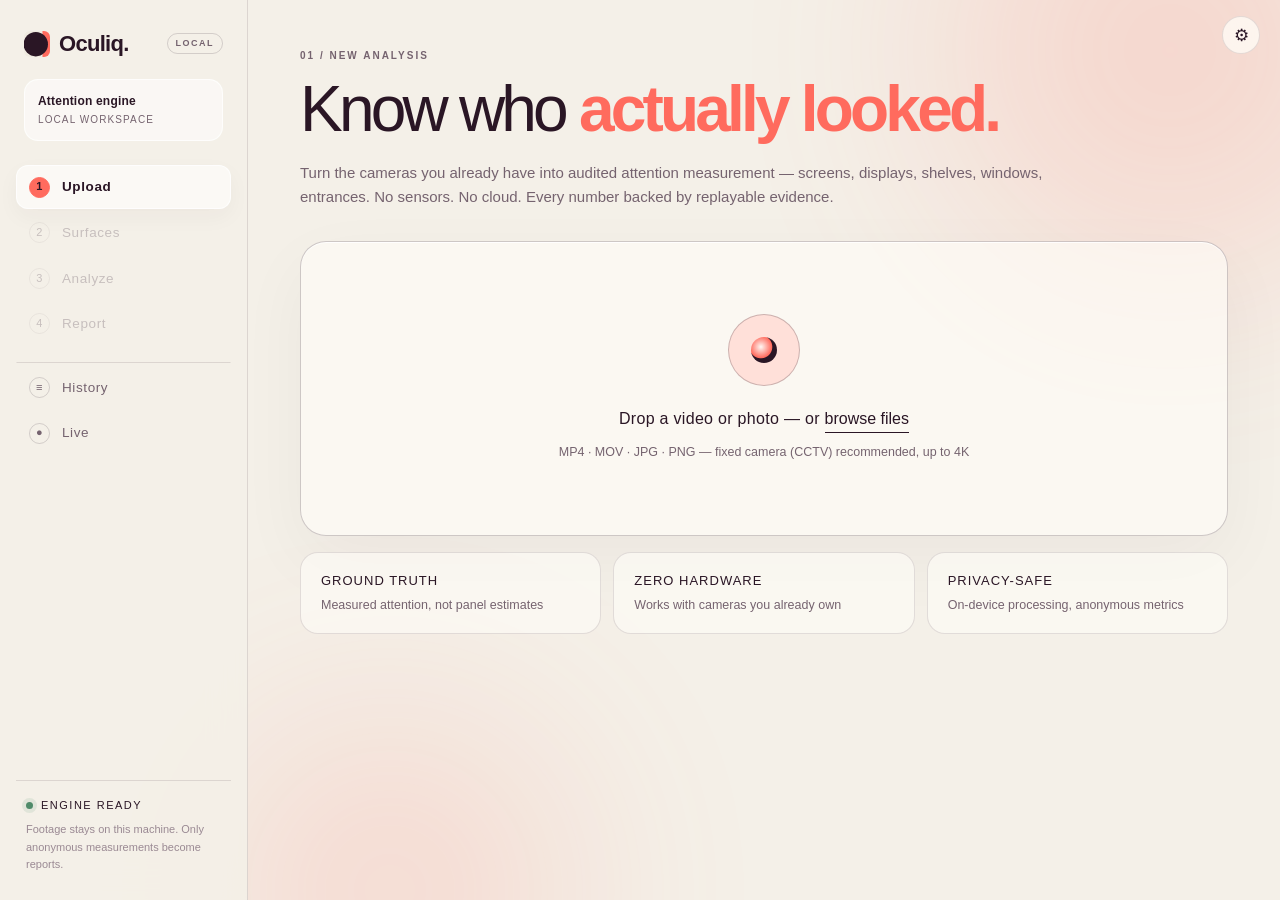
<file: web/index.html>
<!doctype html>
<html lang="en">
<head>
  <meta charset="utf-8" />
  <meta name="viewport" content="width=device-width, initial-scale=1" />
  <title>Oculiq — Attention Intelligence</title>
  <link rel="icon" type="image/svg+xml" href="logo.svg?v=1" />
  <link rel="stylesheet" href="styles.css?v=12" />
</head>
<body>
  <div class="orb orb-a"></div>
  <div class="orb orb-b"></div>

  <button id="gearBtn" class="gear" title="Settings & info" aria-label="Settings">⚙</button>
  <div id="settings" class="settings hidden">
    <div class="set-head">Settings &amp; info<button id="setClose" class="rm">×</button></div>

    <div class="set-sec">
      <h4>Storage</h4>
      <p id="storageLine" class="set-p">…</p>
      <button id="wipeBtn" class="sm danger">Delete all processed data</button>
      <p class="set-note">Removes every stored analysis (inputs, annotated outputs, reports). Single runs can be deleted from History.</p>
    </div>

    <div class="set-sec">
      <h4>AI insights</h4>
      <p id="llmLine" class="set-p">…</p>
      <p class="set-note">Set OPENAI_API_KEY or GEMINI_API_KEY in the .env file to use an LLM. Only report numbers are sent — footage never leaves this machine.</p>
    </div>

    <div class="set-sec">
      <h4>Compliance (GDPR · EU AI Act · KVKK)</h4>
      <p class="set-note">Gender/age estimation is <b>lawful in the EU</b> when done like Oculiq does it: on-device, no images retained, aggregate-only output, no unique identification. It is <b>not</b> a prohibited AI Act category (those are race, political opinion, religion, sexual orientation) and per Commission guidance is not high-risk. Your duties as operator: <b>inform people</b> in the monitored area (AI Act Art. 50), run a DPIA for systematic public-space monitoring, and keep retention minimal. Oculiq enforces k-anonymity: splits for groups under 5 people are suppressed automatically. Suggested venue notice: <i>"This area uses anonymous, on-device audience measurement (attention + aggregate demographics). No images or identities are stored. Contact: [operator]".</i></p>
    </div>

    <div class="set-sec">
      <h4>How measurement works</h4>
      <p class="set-note">People are detected with YOLO11-pose and tracked with persistent IDs. Attention is <b>orientation-based</b>: head pose when the face is visible (confidence 0.85), body orientation from shoulder geometry when it isn't (confidence 0.5) — including people with their back to the camera. A person "looks" at a zone when their direction falls inside an attention cone for ≥0.4s. Perspective is auto-calibrated per camera from how people shrink with distance. Rates ship with 95% confidence intervals. This is honest proxy measurement, not eye-tracking.</p>
    </div>
  </div>

  <aside class="sidebar">
    <div class="logo"><img class="brand-mark" src="logo.svg?v=1" alt="" width="26" height="26" /><span class="word">Oculiq</span><span class="beta">local</span></div>
    <div class="workspace-label"><span>Attention engine</span><small>Local workspace</small></div>
    <nav>
      <button class="nav-item on" data-step="upload"><span class="n">1</span>Upload</button>
      <button class="nav-item" data-step="zones" disabled><span class="n">2</span>Surfaces</button>
      <button class="nav-item" data-step="analyze" disabled><span class="n">3</span>Analyze</button>
      <button class="nav-item" data-step="report" disabled><span class="n">4</span>Report</button>
      <button class="nav-item nav-sep" data-step="history"><span class="n">≡</span>History</button>
      <button class="nav-item" data-step="live"><span class="n">●</span>Live</button>
    </nav>
    <div class="side-foot">
      <div class="local-badge"><span class="dot-live"></span>Engine ready</div>
      <p>Footage stays on this machine. Only anonymous measurements become reports.</p>
    </div>
  </aside>

  <main>
    <!-- STEP 1: UPLOAD -->
    <section class="step on" id="step-upload">
      <header class="step-head">
        <span class="section-kicker">01 / New analysis</span>
        <h1>Know who <em>actually looked.</em></h1>
        <p>Turn the cameras you already have into audited attention measurement — screens, displays, shelves, windows, entrances. No sensors. No cloud. Every number backed by replayable evidence.</p>
      </header>
      <div class="dropzone" id="dropzone">
        <input type="file" id="fileInput" accept="video/*,image/*" hidden />
        <div class="dz-ring"><div class="dz-eye"></div></div>
        <p>Drop a video or photo — or <button class="link" id="pickBtn">browse files</button></p>
        <small>MP4 · MOV · JPG · PNG — fixed camera (CCTV) recommended, up to 4K</small>
      </div>
      <div class="feature-row">
        <div class="feat"><b>Ground truth</b><span>Measured attention, not panel estimates</span></div>
        <div class="feat"><b>Zero hardware</b><span>Works with cameras you already own</span></div>
        <div class="feat"><b>Privacy-safe</b><span>On-device processing, anonymous metrics</span></div>
      </div>
    </section>

    <!-- STEP 2: ZONES -->
    <section class="step" id="step-zones">
      <header class="step-head compact">
        <span class="section-kicker">02 / Surface setup</span>
        <h2>Mark your surfaces</h2>
        <p>Click the 4 corners of each surface — screen, display, shelf or window; angled surfaces are captured as their true shape. Add an entrance line to count who walks in (capture rate). One-time setup per fixed camera. Multiple zones unlock A/B comparison.</p>
      </header>
      <div class="stage-grid">
        <div>
          <div class="canvas-wrap" id="canvasWrap">
            <video id="video" playsinline muted></video>
            <img id="photo" alt="" />
            <canvas id="draw"></canvas>
            <div class="zone-pop hidden" id="zonePop">
              <input id="zpLabel" placeholder="e.g. Billboard A" maxlength="40" />
              <div class="zp-row">
                <select id="zpType"><option value="billboard">billboard</option><option value="screen">digital screen</option><option value="window">shop window</option><option value="shelf">shelf</option><option value="display">display / stand</option><option value="staff">staff area (excluded)</option><option value="mirror">mirror / glass (ignored)</option></select>
                <input id="zpCost" type="number" min="0" placeholder="cost/day" />
              </div>
              <div class="zp-row"><button id="zpSave" class="primary sm">Save zone</button><button id="zpCancel" class="sm">Cancel</button></div>
            </div>
          </div>
          <div class="controls">
            <button id="zoneBtn" class="primary">+ Draw zone</button>
            <button id="lineBtn">+ Entrance line</button>
            <span class="hint" id="drawHint">click the 4 corners of the ad surface</span>
            <span class="spacer"></span>
            <label class="chk"><input type="checkbox" id="crowdMode" /> Crowded scene <small>tiled multi-scan</small></label>
            <label class="chk" title="Metric depth is domain-sensitive: use Outdoor for open-air malls, promenades and street-facing units."><span>Scene</span>
              <select id="sceneType" class="sm"><option value="">Indoor (default)</option><option value="outdoor">Open-air / outdoor</option><option value="auto">Auto-detect</option></select></label>
            <label class="chk"><input type="checkbox" id="demoMode" checked /> Audience insights <small>beta · aggregate gender</small></label>
            <label class="chk"><input type="checkbox" id="blurMode" checked /> Blur faces <small>GDPR</small></label>
            <label class="chk"><input type="checkbox" id="visitsMode" /> Visit analytics <small>add-on · storefront funnel</small></label>
            <button id="toAnalyze" disabled>Continue →</button>
          </div>
        </div>
        <div class="zone-side">
          <h3>Zones</h3>
          <ul id="zoneList" class="zone-list"><li class="empty">No zones yet</li></ul>
        </div>
      </div>
    </section>

    <!-- STEP 3: ANALYZE -->
    <section class="step" id="step-analyze">
      <header class="step-head analyze-head">
        <div>
          <span class="section-kicker">03 / Processing pipeline</span>
          <h2>Turning footage into evidence.</h2>
          <p id="anSub">YOLO11-pose x · ByteTrack IDs · orientation cone test — live preview below.</p>
        </div>
        <div class="privacy-seal"><span class="seal-dot"></span><div><b>Local inference</b><small>Footage never leaves this device</small></div></div>
      </header>
      <div class="an-grid">
        <div class="an-preview">
          <img id="livePreview" alt="live preview" />
          <div class="preview-empty"><span class="preview-eye"></span><p>Vision feed</p><small>Annotated frames will appear here</small></div>
          <div class="preview-hud"><span><i></i>LIVE ANALYSIS</span><span>ORIENTATION + POSE</span></div>
          <div class="scanline"></div>
        </div>
        <div class="an-side">
          <div class="progress-card">
            <div class="progress-top">
              <span>Analysis progress</span>
              <b><span id="pct">0</span><small>%</small></b>
            </div>
            <div class="progress-track"><span id="progressFill"></span></div>
            <div class="progress-state"><i></i><span id="activeStageLabel">Preparing local engine</span></div>
          </div>
          <div class="live-cards" id="liveCards"></div>
          <div class="signal-card">
            <span class="signal-glyph" aria-hidden="true">⌁</span>
            <div><b>Evidence, not estimates</b><small>Every metric remains linked to replayable frames.</small></div>
          </div>
          <button id="cancelBtn" class="danger sm cancel-analysis">Cancel analysis</button>
        </div>
      </div>
      <div class="an-log">
        <div class="an-log-head">
          <div><span class="terminal-lights"><i></i><i></i><i></i></span><b>Evidence pipeline</b></div>
          <span class="log-live"><i></i>Live · <span id="logCount">0</span> events</span>
        </div>
        <div class="pipeline-stages" aria-label="Analysis stages">
          <div class="pipe-stage active" id="stageIngest"><span>01</span><div><b>Ingest</b><small>Secure local input</small></div></div>
          <div class="pipe-line"></div>
          <div class="pipe-stage" id="stageDetect"><span>02</span><div><b>Detect</b><small>People + pose</small></div></div>
          <div class="pipe-line"></div>
          <div class="pipe-stage" id="stageMeasure"><span>03</span><div><b>Measure</b><small>Attention signals</small></div></div>
          <div class="pipe-line"></div>
          <div class="pipe-stage" id="stageReport"><span>04</span><div><b>Report</b><small>Audited output</small></div></div>
        </div>
        <div class="log-layout">
          <div id="procLog" class="an-log-body" aria-live="polite">
            <div class="log-placeholder"><span></span><p>Waiting for the first local event…</p></div>
          </div>
          <aside class="log-narrative" id="logNarrative">
            <span class="narrative-label">What is happening?</span>
            <div class="narrative-icon">01</div>
            <h3>Preparing the pipeline</h3>
            <p>The engine will explain each step here as your footage is processed.</p>
            <small>No footage or identifying image data is sent to the cloud.</small>
          </aside>
        </div>
      </div>
    </section>

    <!-- STEP 4: REPORT -->
    <section class="step" id="step-report">
      <div id="reportRoot"></div>
    </section>

    <!-- HISTORY / WORKSPACE -->
    <section class="step" id="step-history">
      <header class="step-head compact">
        <h2>Analysis history</h2>
        <p>Every analysis is stored on this machine. Open past reports, compare zones across locations.</p>
      </header>
      <div id="historyList"></div>
    </section>

    <!-- LIVE (Faz 2): continuous measurement from RTSP/webcam sources -->
    <section class="step" id="step-live">
      <header class="step-head compact">
        <h2>Live measurement</h2>
        <p>Continuous attention measurement from your cameras. Frames are processed and discarded — nothing is recorded; only hourly aggregates are stored (Spec v1.0 §9).</p>
      </header>
      <div class="controls" style="margin-bottom:14px">
        <input id="lvName" placeholder="Camera name" style="max-width:180px" />
        <input id="lvUrl" placeholder="rtsp://…  ·  webcam index  ·  file path" style="flex:1" />
        <label class="chk"><input type="checkbox" id="lvLoop" /> Loop file <small>fake-live test</small></label>
        <button id="lvAdd" class="primary">+ Add camera</button>
      </div>
      <div id="benchPanel"></div>
      <div id="liveList"></div>
    </section>
  </main>

  <!-- Live modals live at body level so their overlay covers the sidebar too -->
  <div class="zone-modal hidden" id="lvModal">
    <div class="zone-modal-inner">
      <div class="modal-bar">
        <span class="modal-title" id="lvmName"></span>
        <div class="modal-tools">
          <div class="seg">
            <button id="lvmSurface" class="seg-btn is-on">Surface</button>
            <select id="lvmType" class="seg-select">
              <option value="billboard">billboard</option>
              <option value="screen">screen</option>
              <option value="window">window</option>
              <option value="shelf">shelf</option>
              <option value="display">display</option>
              <option value="staff">staff area</option>
              <option value="mirror">mirror / glass</option>
            </select>
          </div>
          <button id="lvmLine" class="seg-btn">Entrance line</button>
        </div>
        <span class="modal-hint" id="lvmHint"></span>
        <span class="spacer"></span>
        <button id="lvmSave" class="primary sm">Save &amp; start</button>
        <button id="lvmClose" class="sm ghost">Close</button>
      </div>
      <div class="modal-body">
        <div class="modal-stage">
          <img id="lvmImg" />
          <canvas id="lvmCanvas"></canvas>
        </div>
        <aside class="modal-side">
          <h4>Surfaces</h4>
          <ul id="lvmZoneList" class="zone-list"><li class="empty">None yet — draw one</li></ul>
        </aside>
      </div>
    </div>
  </div>
  <div class="zone-modal hidden" id="lvReportModal">
    <div class="zone-modal-inner">
      <div class="modal-bar">
        <span class="modal-title" id="lvrName"></span>
        <span class="modal-hint">Current window — same metrics as a video analysis</span>
        <span class="spacer"></span>
        <button id="lvrClose" class="sm ghost">Close</button>
      </div>
      <div id="lvReportBox" style="padding:16px;overflow:auto;max-height:80vh"></div>
    </div>
  </div>
  <div class="zone-modal hidden" id="lvWatchModal">
    <div class="zone-modal-inner">
      <div class="modal-bar">
        <span class="modal-title" id="lvwName"></span>
        <span class="modal-hint" id="lvwHint"></span>
        <span class="spacer"></span>
        <button id="lvwClose" class="sm ghost">Close</button>
      </div>
      <img id="lvwImg" class="watch-img" />
    </div>
  </div>

  <script type="module" src="app.js?v=33"></script>
</body>
</html>
</file>
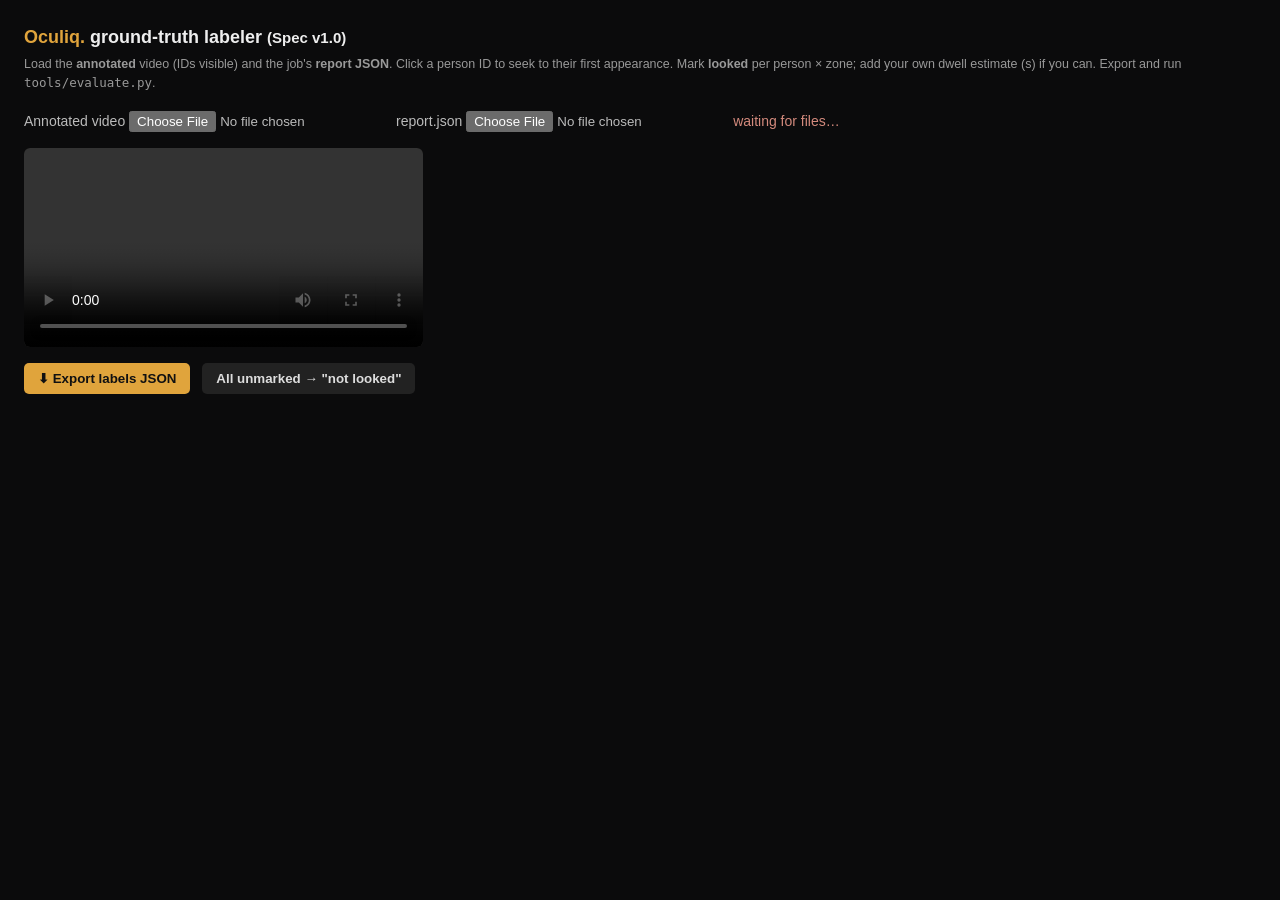
<file: tools/labeler.html>
<!DOCTYPE html>
<!-- Oculiq ground-truth labeler — fully local, no server needed.
     Workflow: open this file in a browser → load the ANNOTATED video (person IDs
     visible) + the job's report JSON → watch, mark per person × zone whether the
     person actually looked (and optionally your dwell estimate in seconds) →
     Export labels JSON → feed to tools/evaluate.py together with the report. -->
<html lang="en">
<head>
<meta charset="utf-8" />
<title>Oculiq — Ground-truth Labeler</title>
<style>
  :root { color-scheme: dark; }
  body { background: #0b0b0c; color: #eee; font: 14px/1.5 -apple-system, sans-serif; margin: 0; padding: 24px; }
  h1 { font-size: 18px; margin: 0 0 4px; } h1 b { color: #e0a43c; }
  .sub { color: #999; margin-bottom: 18px; font-size: 12.5px; }
  .row { display: flex; gap: 24px; align-items: flex-start; flex-wrap: wrap; }
  video { max-width: 640px; width: 100%; background: #000; border-radius: 6px; }
  table { border-collapse: collapse; font-size: 13px; }
  th, td { border: 1px solid #2c2c30; padding: 5px 10px; text-align: center; }
  th { color: #999; font-weight: 600; background: #151517; }
  td.pid { font-weight: 700; cursor: pointer; color: #e0a43c; }
  input[type=number] { width: 58px; background: #151517; color: #eee; border: 1px solid #333; border-radius: 4px; padding: 2px 4px; }
  button { background: #e0a43c; color: #111; border: 0; border-radius: 5px; padding: 8px 14px; font-weight: 700; cursor: pointer; margin-right: 8px; }
  button.ghost { background: #222; color: #ddd; }
  .files { margin-bottom: 16px; display: flex; gap: 14px; flex-wrap: wrap; align-items: center; color: #bbb; }
  .ok { color: #8fc29a; } .warn { color: #d38a7d; }
  #meta { margin: 10px 0; color: #999; font-size: 12.5px; }
</style>
</head>
<body>
<h1><b>Oculiq.</b> ground-truth labeler <small>(Spec v1.0)</small></h1>
<div class="sub">Load the <b>annotated</b> video (IDs visible) and the job's <b>report JSON</b>. Click a person ID to seek to their first appearance. Mark <b>looked</b> per person × zone; add your own dwell estimate (s) if you can. Export and run <code>tools/evaluate.py</code>.</div>

<div class="files">
  <label>Annotated video <input type="file" id="vid" accept="video/*" /></label>
  <label>report.json <input type="file" id="rep" accept=".json,application/json" /></label>
  <span id="status" class="warn">waiting for files…</span>
</div>

<div class="row">
  <div>
    <video id="v" controls playsinline></video>
    <div id="meta"></div>
    <button id="export" disabled>⬇ Export labels JSON</button>
    <button class="ghost" id="markAllNo" disabled>All unmarked → "not looked"</button>
  </div>
  <div id="gridWrap"></div>
</div>

<script>
let report = null, labels = {};   // labels["pid:zid"] = {looked, dwell}
const $ = (id) => document.getElementById(id);

$("vid").onchange = (e) => {
  const f = e.target.files[0];
  if (f) { $("v").src = URL.createObjectURL(f); check(); }
};
$("rep").onchange = async (e) => {
  const f = e.target.files[0];
  if (!f) return;
  report = JSON.parse(await f.text());
  buildGrid(); check();
};
function check() {
  if (report && $("v").src) { $("status").textContent = "ready — label away"; $("status").className = "ok";
    $("export").disabled = $("markAllNo").disabled = false; }
}

function buildGrid() {
  const pids = Object.keys((report.sim && report.sim.persons) || {}).map(Number).sort((a, b) => a - b);
  const zones = report.zones || [];
  const dw = (report.sim && report.sim.dwell) || {};
  $("meta").textContent = `${pids.length} tracked persons · ${zones.length} zones · engine min_dwell ${(report.sim||{}).min_dwell || 0.4}s — engine's own answer is hidden on purpose (label blind, then compare).`;
  let h = "<table><tr><th>person</th>";
  for (const z of zones) h += `<th>${z.label}<br/>looked / your dwell (s)</th>`;
  h += "</tr>";
  for (const pid of pids) {
    h += `<tr><td class="pid" data-pid="${pid}">#${pid}</td>`;
    for (const z of zones) {
      const k = `${pid}:${z.id}`;
      h += `<td>
        <select data-k="${k}" class="lk">
          <option value="">—</option><option value="yes">looked</option><option value="no">not looked</option><option value="unsure">unsure</option>
        </select>
        <input type="number" step="0.5" min="0" placeholder="s" data-dk="${k}" />
      </td>`;
    }
    h += "</tr>";
  }
  $("gridWrap").innerHTML = h + "</table>";
  document.querySelectorAll("td.pid").forEach((td) => td.onclick = () => {
    const t = report.sim.persons[td.dataset.pid];
    if (t != null) { $("v").currentTime = Math.max(0, t - 0.5); $("v").play(); }
  });
}

$("markAllNo").onclick = () => {
  document.querySelectorAll("select.lk").forEach((s) => { if (!s.value) s.value = "no"; });
};

$("export").onclick = () => {
  const out = { spec: report.spec || "1.0", video_duration: report.duration,
                engine_traffic: report.traffic, human_traffic: null, labels: [] };
  const ht = prompt("Your own total unique-person count (traffic) — leave empty to skip:");
  if (ht) out.human_traffic = parseInt(ht, 10) || null;
  document.querySelectorAll("select.lk").forEach((s) => {
    if (!s.value || s.value === "unsure") return;
    const [pid, zid] = s.dataset.k.split(":").map(Number);
    const d = document.querySelector(`[data-dk="${s.dataset.k}"]`).value;
    out.labels.push({ pid, zid, looked: s.value === "yes",
                      dwell: d === "" ? null : parseFloat(d) });
  });
  const a = document.createElement("a");
  a.href = URL.createObjectURL(new Blob([JSON.stringify(out, null, 1)], { type: "application/json" }));
  a.download = "labels.json";
  a.click();
};
</script>
</body>
</html>
</file>
<file: web/styles.css>
:root {
  --bg: #f4f0e8;
  --surface: #fffdf8;
  --surface2: #eee8dd;
  --surface3: #e6ded1;
  --glass: rgba(42, 22, 37, 0.055);
  --glass-strong: rgba(42, 22, 37, 0.16);
  --border: rgba(42, 22, 37, 0.12);
  --border2: rgba(42, 22, 37, 0.22);
  --text: #2a1625;
  --muted: #75636f;
  --faint: #9a8993;
  --accent: #ff6b5e;
  --accent-soft: #ffe0d9;
  --plum: #2a1625;
  --terminal: #241821;
  --green: #4f8a69;
  --danger: #c94a45;
}

* { box-sizing: border-box; }
html, body { height: 100%; }
.hidden { display: none !important; }

body {
  margin: 0;
  background: var(--bg);
  color: var(--text);
  font-family: "Avenir Next", "Inter", -apple-system, BlinkMacSystemFont, "Segoe UI", sans-serif;
  font-weight: 400;
  font-size: 15px;
  line-height: 1.6;
  display: flex;
  overflow-x: hidden;
}

/* ---------- ambient ---------- */
.orb {
  position: fixed; border-radius: 50%; filter: blur(110px); opacity: .18;
  background: var(--accent); pointer-events: none; z-index: 0;
}
.orb-a { width: 460px; height: 460px; top: -180px; right: -120px; animation: drift 18s ease-in-out infinite alternate; }
.orb-b { width: 340px; height: 340px; bottom: -160px; left: 220px; animation: drift 22s ease-in-out infinite alternate-reverse; }
@keyframes drift { from { transform: translate(0,0) scale(1); } to { transform: translate(-50px, 36px) scale(1.12); } }

/* ---------- sidebar ---------- */
.sidebar {
  width: 248px; flex: none; min-height: 100vh;
  border-right: 1px solid var(--border);
  background: rgba(244,240,232,.86); backdrop-filter: blur(18px);
  display: flex; flex-direction: column;
  padding: 26px 16px; position: sticky; top: 0; z-index: 5;
}
.logo { display: flex; align-items: center; gap: 9px; padding: 0 8px 18px; }
.logo .word { font-size: 22px; font-weight: 700; letter-spacing: -.7px; }
.logo .word::after { content: "."; }
.brand-orbit { width: 22px; height: 22px; border: 2px solid var(--plum); border-radius: 50%; position: relative; transform: rotate(-18deg); }
.brand-orbit::after { content: ""; position: absolute; width: 6px; height: 6px; border-radius: 50%; background: var(--accent); top: -4px; right: 1px; box-shadow: 0 0 0 3px var(--bg); }
.beta {
  margin-left: auto; font-size: 9px; font-weight: 600; color: var(--muted);
  border: 1px solid var(--glass-strong); border-radius: 999px; padding: 2px 8px;
  letter-spacing: 1.5px; text-transform: uppercase;
}
.workspace-label { margin: 0 8px 24px; padding: 12px 13px; border-radius: 14px; background: rgba(255,255,255,.52); border: 1px solid rgba(255,255,255,.7); display: flex; flex-direction: column; }
.workspace-label span { font-size: 12px; font-weight: 650; letter-spacing: .2px; }
.workspace-label small { color: var(--muted); font-size: 10px; text-transform: uppercase; letter-spacing: 1.1px; margin-top: 1px; }

nav { display: flex; flex-direction: column; gap: 2px; }
.nav-item {
  display: flex; align-items: center; gap: 12px;
  background: none; border: none; color: var(--muted);
  font: inherit; font-size: 13.5px; font-weight: 300; letter-spacing: .6px;
  text-align: left; padding: 10px 12px; border-radius: 12px; cursor: pointer;
  border: 1px solid transparent;
  transition: color .15s, border-color .15s, background .15s;
}
.nav-item:disabled { opacity: .35; cursor: default; }
.nav-item:not(:disabled):hover { color: var(--text); }
.nav-item.on { color: var(--text); border-color: rgba(255,255,255,.72); background: rgba(255,255,255,.58); font-weight: 600; box-shadow: 0 8px 22px rgba(42,22,37,.04); }
.nav-item .n {
  width: 21px; height: 21px; flex: none; border-radius: 50%;
  display: grid; place-items: center;
  border: 1px solid var(--glass-strong); font-size: 11px; color: var(--muted);
  transition: all .2s;
}
.nav-item.on .n, .nav-item.done .n { background: var(--accent); border-color: var(--accent); color: var(--plum); font-weight: 700; }

.side-foot { margin-top: auto; padding: 16px 10px 0; border-top: 1px solid var(--border); }
.local-badge { display: flex; align-items: center; gap: 8px; font-size: 11px; font-weight: 400; letter-spacing: 1.5px; text-transform: uppercase; color: var(--text); margin-bottom: 7px; }
.dot-live { width: 7px; height: 7px; border-radius: 50%; background: var(--green); box-shadow: 0 0 0 4px rgba(79,138,105,.12); animation: pulse 1.8s ease-in-out infinite; }
@keyframes pulse { 0%,100% { opacity: 1; transform: scale(1);} 50% { opacity: .25; transform: scale(.7);} }
.side-foot p { font-size: 11px; color: var(--faint); margin: 0; line-height: 1.6; }

/* ---------- main / steps ---------- */
main { flex: 1; min-width: 0; padding: 48px 52px 72px; position: relative; z-index: 1; max-width: 1380px; }
.step { display: none; }
.step.on { display: block; animation: rise .4s cubic-bezier(.2,.7,.3,1); }
@keyframes rise { from { opacity: 0; transform: translateY(14px); } to { opacity: 1; transform: none; } }

.step-head { margin-bottom: 32px; max-width: 800px; }
.section-kicker { display: block; margin-bottom: 14px; color: var(--muted); font-size: 10px; font-weight: 700; letter-spacing: 2px; text-transform: uppercase; }
.step-head h1 { font-size: clamp(48px, 5vw, 78px); line-height: .98; margin: 0 0 20px; letter-spacing: -3.8px; font-weight: 450; max-width: 760px; }
.step-head h1 em { font-style: normal; color: var(--accent); font-weight: 650; }
.step-head h2 { font-size: clamp(34px, 4vw, 58px); line-height: 1; margin: 0 0 14px; letter-spacing: -2.5px; font-weight: 500; }
.step-head p { color: var(--muted); margin: 0; font-size: 15px; font-weight: 300; }
.step-head.compact { margin-bottom: 20px; }

/* ---------- dropzone ---------- */
.dropzone {
  border: 1px dashed var(--glass-strong); border-radius: 2px;
  padding: 60px 24px; text-align: center; color: var(--muted);
  background: rgba(255,255,255,.02);
  transition: border-color .2s, background .2s;
  cursor: pointer;
}
.dropzone.over { border-color: #fff; background: var(--glass); }
.dropzone p { color: var(--text); font-size: 16px; font-weight: 300; margin: 20px 0 6px; letter-spacing: .3px; }
.link {
  background: none; border: none; color: var(--text); cursor: pointer; font: inherit;
  text-decoration: none; border-bottom: 1px solid var(--text); padding: 0 0 1px;
  transition: opacity .2s;
}
.link:hover { opacity: .7; }

.dz-ring {
  width: 72px; height: 72px; margin: 0 auto; border-radius: 50%;
  border: 1px solid var(--glass-strong); display: grid; place-items: center;
  animation: spin-slow 16s linear infinite;
}
.dz-eye {
  width: 26px; height: 26px; border-radius: 50%;
  background: radial-gradient(circle at 38% 38%, #fff, #d8d8d8 55%, #6a6a6a);
  animation: pulse 3.2s ease-in-out infinite;
}
@keyframes spin-slow { to { transform: rotate(360deg); } }

.feature-row { display: grid; grid-template-columns: repeat(3, 1fr); gap: 10px; margin-top: 16px; }
.feat {
  background: transparent; border: 1px solid var(--border); border-radius: 2px;
  padding: 16px 18px; display: flex; flex-direction: column; gap: 3px;
  transition: border-color .2s, background .2s;
}
.feat:hover { border-color: var(--glass-strong); background: rgba(255,255,255,.02); }
.feat b { font-size: 13px; font-weight: 500; letter-spacing: 1px; text-transform: uppercase; }
.feat span { font-size: 12.5px; color: var(--muted); font-weight: 300; }

/* ---------- zones step ---------- */
.stage-grid { display: grid; grid-template-columns: minmax(0, 1fr) 280px; gap: 18px; align-items: start; }
@media (max-width: 980px) { .stage-grid { grid-template-columns: 1fr; } }

.canvas-wrap {
  position: relative; width: 100%; background: #000;
  border-radius: 2px; overflow: hidden; line-height: 0;
  border: 1px solid var(--border);
}
.canvas-wrap video, .canvas-wrap img, .canvas-wrap canvas { position: absolute; inset: 0; width: 100%; height: 100%; }
.canvas-wrap video { position: relative; display: block; }
.canvas-wrap img { position: relative; display: none; object-fit: contain; }
.canvas-wrap.photo video { display: none; }
.canvas-wrap.photo img { display: block; }
#draw { pointer-events: none; }

.zone-pop {
  position: absolute; z-index: 6; width: 232px;
  background: #0d0d0d; border: 1px solid var(--glass-strong); border-radius: 2px;
  padding: 13px; line-height: 1.4; box-shadow: 0 14px 40px rgba(0,0,0,.7);
  animation: rise .18s ease;
}
.zone-pop input, .zone-pop select {
  width: 100%; background: var(--surface2); border: 1px solid var(--border);
  color: var(--text); border-radius: 2px; padding: 8px 10px; font: inherit; font-size: 13px; font-weight: 300;
}
.zone-pop input:focus, .zone-pop select:focus { outline: none; border-color: var(--glass-strong); }
.zp-row { display: flex; gap: 7px; margin-top: 8px; }
.zp-row > * { flex: 1; }

.controls { display: flex; align-items: center; gap: 12px; margin-top: 14px; flex-wrap: wrap; }
.hint { font-size: 12.5px; color: var(--faint); font-weight: 300; letter-spacing: .3px; }
.spacer { flex: 1; }
.chk { display: flex; align-items: center; gap: 7px; font-size: 12.5px; color: var(--muted); font-weight: 300; cursor: pointer; }
.chk small { color: var(--faint); font-size: 10.5px; letter-spacing: 1px; text-transform: uppercase; }
.chk input { accent-color: #fff; }

button.primary, button.danger, .controls button, .zp-row button, .rep-actions button {
  background: transparent; color: var(--text);
  border: 1px solid var(--glass-strong); border-radius: 2px;
  padding: 9px 18px; font: inherit; font-size: 13px; font-weight: 400;
  letter-spacing: .8px; cursor: pointer;
  transition: all .18s;
}
.controls button:hover:not(:disabled), .rep-actions button:hover { border-color: #fff; background: var(--glass); }
button:disabled { opacity: .35; cursor: not-allowed; }
button.primary { background: #fff; border-color: #fff; color: #000; font-weight: 500; }
button.primary:hover:not(:disabled) { background: rgba(255,255,255,.85); }
button.danger { background: transparent; border-color: var(--danger); color: #ff9d9c; }
button.sm { padding: 7px 13px; font-size: 12.5px; }

.zone-side { background: transparent; border: 1px solid var(--border); border-radius: 2px; padding: 16px 18px; }
.zone-side h3 { margin: 0 0 12px; font-size: 11px; text-transform: uppercase; letter-spacing: 2px; color: var(--muted); font-weight: 400; }
.zone-list { list-style: none; margin: 0; padding: 0; display: flex; flex-direction: column; gap: 8px; }
.zone-list .empty { color: var(--faint); font-size: 13px; font-weight: 300; }
.zone-list li:not(.empty) {
  display: flex; align-items: center; gap: 9px;
  background: rgba(255,255,255,.03); border: 1px solid var(--border);
  border-radius: 2px; padding: 9px 11px; font-size: 13px;
  animation: rise .25s ease;
}
.zdot { width: 10px; height: 10px; border-radius: 2px; flex: none; }
.zl-main { flex: 1; min-width: 0; }
.zl-main b { display: block; font-weight: 400; white-space: nowrap; overflow: hidden; text-overflow: ellipsis; }
.zl-main small { color: var(--muted); font-weight: 300; }
.rm { background: none; border: none; color: var(--muted); cursor: pointer; font-size: 17px; line-height: 1; padding: 2px; }
.rm:hover { color: var(--danger); }

/* ---------- analyze step ---------- */
.an-grid { display: grid; grid-template-columns: minmax(0, 1fr) 260px; gap: 18px; align-items: start; }
@media (max-width: 980px) { .an-grid { grid-template-columns: 1fr; } }

.an-preview {
  position: relative; border-radius: 2px; overflow: hidden;
  border: 1px solid var(--border); background: #000; min-height: 320px;
}
.an-preview img { width: 100%; display: block; }
.scanline {
  position: absolute; left: 0; right: 0; height: 90px; top: -90px;
  background: linear-gradient(180deg, transparent, rgba(255,255,255,.09), transparent);
  animation: scan 2.8s linear infinite;
  pointer-events: none;
}
@keyframes scan { to { top: 110%; } }

.an-side { display: flex; flex-direction: column; gap: 14px; align-items: center; }
.ring-wrap { position: relative; width: 130px; height: 130px; }
.ring { width: 100%; height: 100%; transform: rotate(-90deg); }
.ring-bg { fill: none; stroke: var(--glass); stroke-width: 6; }
.ring-fg {
  fill: none; stroke: #fff; stroke-width: 6; stroke-linecap: round;
  stroke-dasharray: 326.7; stroke-dashoffset: 326.7;
  transition: stroke-dashoffset .4s ease;
}
.ring-num { position: absolute; inset: 0; display: grid; place-items: center; font-size: 28px; font-weight: 200; font-variant-numeric: tabular-nums; }
.ring-num small { font-size: 13px; color: var(--muted); font-weight: 300; }

.live-cards { display: flex; flex-direction: column; gap: 8px; width: 100%; }
.live-card {
  background: transparent; border: 1px solid var(--border); border-radius: 2px;
  padding: 10px 13px; display: flex; align-items: baseline; justify-content: space-between; gap: 8px;
}
.live-card .k { font-size: 11px; color: var(--muted); letter-spacing: 1px; text-transform: uppercase; font-weight: 300; white-space: nowrap; overflow: hidden; text-overflow: ellipsis; }
.live-card .v { font-size: 19px; font-weight: 400; font-variant-numeric: tabular-nums; }
.live-card .v small { font-size: 11.5px; color: var(--muted); font-weight: 300; }

/* ---------- process log ---------- */
.an-log { margin-top: 16px; border: 1px solid var(--border); border-radius: 2px; background: rgba(255,255,255,.02); }
.an-log-head { padding: 10px 14px; font-size: 10px; letter-spacing: 2px; text-transform: uppercase; color: var(--muted); border-bottom: 1px solid var(--border); }
.an-log-body { max-height: 220px; overflow-y: auto; padding: 10px 14px; font-family: "SF Mono", ui-monospace, Menlo, monospace; font-size: 11.5px; line-height: 1.8; }
.pl-line { color: var(--muted); white-space: pre-wrap; animation: rise .2s ease; }
.pl-t { color: var(--faint); margin-right: 10px; font-size: 10px; }
.pl-ok { color: #2fd39a; }
.pl-warn { color: #efb027; }
.pl-err { color: #ff7b7a; }

/* ---------- report ---------- */
.rep-head { display: flex; align-items: flex-start; gap: 16px; flex-wrap: wrap; margin-bottom: 24px; }
.rep-head h2 { font-size: 30px; margin: 6px 0 4px; letter-spacing: -.5px; font-weight: 200; }
.rep-head .sub { color: var(--muted); font-size: 13px; font-weight: 300; }
.rep-actions { margin-left: auto; display: flex; gap: 8px; flex-wrap: wrap; }

.badge {
  display: inline-flex; align-items: center; gap: 7px;
  font-size: 10px; font-weight: 400; letter-spacing: 2px; text-transform: uppercase;
  color: var(--text); background: var(--glass);
  border: 1px solid var(--glass-strong); border-radius: 2px; padding: 3px 10px;
}

.kpi-grid { display: grid; grid-template-columns: repeat(auto-fit, minmax(150px, 1fr)); gap: 10px; margin-bottom: 18px; }
.kpi {
  background: transparent; border: 1px solid var(--border); border-radius: 2px;
  padding: 15px 17px; animation: rise .4s ease backwards;
}
.kpi:nth-child(2) { animation-delay: .05s; } .kpi:nth-child(3) { animation-delay: .1s; }
.kpi:nth-child(4) { animation-delay: .15s; } .kpi:nth-child(5) { animation-delay: .2s; }
.kpi .k { font-size: 10.5px; color: var(--muted); letter-spacing: 1.5px; text-transform: uppercase; font-weight: 300; }
.kpi .v { font-size: 26px; font-weight: 200; font-variant-numeric: tabular-nums; margin-top: 3px; }
.kpi .v small { font-size: 13px; color: var(--muted); font-weight: 300; }

.zone-report {
  background: transparent; border: 1px solid var(--border); border-radius: 2px;
  padding: 22px 24px; margin-bottom: 14px; animation: rise .45s ease backwards;
}
.zr-top { display: flex; align-items: center; gap: 10px; margin-bottom: 18px; flex-wrap: wrap; }
.zr-top h3 { margin: 0; font-size: 18px; font-weight: 400; }
.zr-top .ztype { color: var(--faint); font-size: 11.5px; letter-spacing: 1.5px; text-transform: uppercase; font-weight: 300; }
.aqs-chip { margin-left: auto; display: flex; align-items: center; gap: 10px; }
.aqs-chip svg { width: 46px; height: 46px; transform: rotate(-90deg); }
.aqs-chip .lbl { text-align: right; }
.aqs-chip .lbl b { display: block; font-size: 18px; font-weight: 300; }
.aqs-chip .lbl span { font-size: 9.5px; color: var(--muted); letter-spacing: 1.5px; text-transform: uppercase; font-weight: 300; }

.funnel { display: flex; flex-direction: column; gap: 7px; margin-bottom: 18px; }
.fstage { display: grid; grid-template-columns: 130px 1fr 90px; align-items: center; gap: 12px; font-size: 12.5px; }
.fstage .fl { color: var(--muted); font-weight: 300; letter-spacing: .5px; }
.fstage .fb { height: 24px; border-radius: 2px; background: rgba(255,255,255,.05); overflow: hidden; }
.fstage .fb > div {
  height: 100%; border-radius: 2px; width: 0;
  background: #fff;
  transition: width 1s cubic-bezier(.2,.7,.3,1);
}
.fstage:nth-child(2) .fb > div { opacity: .75; } .fstage:nth-child(3) .fb > div { opacity: .55; } .fstage:nth-child(4) .fb > div { opacity: .38; }
.fstage .fv { text-align: right; font-weight: 400; font-variant-numeric: tabular-nums; }
.fstage .fv small { color: var(--muted); font-weight: 300; }

.metric-grid { display: grid; grid-template-columns: repeat(auto-fit, minmax(142px, 1fr)); gap: 9px; margin-bottom: 18px; }
.mcard { background: rgba(255,255,255,.03); border: 1px solid var(--border); border-radius: 2px; padding: 12px 14px; position: relative; }
.mcard .k { font-size: 10px; color: var(--muted); display: flex; align-items: center; gap: 5px; letter-spacing: 1px; text-transform: uppercase; font-weight: 300; }
.mcard .v { font-size: 21px; font-weight: 300; font-variant-numeric: tabular-nums; margin-top: 3px; }
.mcard .v small { font-size: 12px; color: var(--muted); font-weight: 300; }
.mcard.star { background: #fff; border-color: #fff; }
.mcard.star .k { color: rgba(0,0,0,.55); }
.mcard.star .v { color: #000; font-weight: 400; }
.mcard.star .v small { color: rgba(0,0,0,.5); }
.new-tag { font-size: 8.5px; background: #fff; color: #000; border-radius: 2px; padding: 1px 5px; letter-spacing: 1px; font-weight: 600; }
.mcard.star .new-tag { background: #000; color: #fff; }

.charts { display: grid; grid-template-columns: 1.4fr 1fr; gap: 10px; margin-bottom: 6px; }
@media (max-width: 900px) { .charts { grid-template-columns: 1fr; } }
.chart-box { background: rgba(255,255,255,.03); border: 1px solid var(--border); border-radius: 2px; padding: 14px 16px; }
.chart-box h4 { margin: 0 0 10px; font-size: 10px; color: var(--muted); font-weight: 400; letter-spacing: 2px; text-transform: uppercase; }
.chart-box svg { width: 100%; height: auto; display: block; }

.cpm-row { display: grid; grid-template-columns: 1fr 1fr; gap: 9px; margin-top: 12px; }
.cpm-box { background: rgba(255,255,255,.03); border: 1px solid var(--border); border-radius: 2px; padding: 12px 14px; }
.cpm-box.hero { background: #fff; border-color: #fff; }
.cpm-box .k { font-size: 10px; color: var(--muted); letter-spacing: 1px; text-transform: uppercase; font-weight: 300; }
.cpm-box.hero .k { color: rgba(0,0,0,.55); }
.cpm-box .v { font-size: 21px; font-weight: 300; margin-top: 3px; font-variant-numeric: tabular-nums; }
.cpm-box.hero .v { color: #000; font-weight: 400; }

.cmp-section { background: transparent; border: 1px solid var(--border); border-radius: 2px; padding: 22px 24px; margin-bottom: 14px; }
.cmp-section h3 { margin: 0 0 4px; font-size: 16px; font-weight: 400; }
.cmp-section .sub { color: var(--muted); font-size: 12.5px; font-weight: 300; margin-bottom: 14px; }
.cmp-bar { display: grid; grid-template-columns: 120px 1fr 70px; gap: 12px; align-items: center; margin-top: 9px; font-size: 12.5px; }
.cmp-bar span { white-space: nowrap; overflow: hidden; text-overflow: ellipsis; font-weight: 300; }
.cmp-bar .track { height: 15px; border-radius: 2px; background: rgba(255,255,255,.05); overflow: hidden; }
.cmp-bar .track > div { height: 100%; border-radius: 2px; width: 0; transition: width .9s cubic-bezier(.2,.7,.3,1); }
.cmp-bar b { text-align: right; font-variant-numeric: tabular-nums; font-weight: 400; }
.winner { font-size: 10px; color: var(--text); font-weight: 500; margin-left: 6px; letter-spacing: 1px; }

.dl-note { color: var(--faint); font-size: 12px; font-weight: 300; margin-top: 14px; }

/* ---------- evidence ---------- */
.evidence { margin-top: 14px; }
.evidence h4 { margin: 0 0 8px; font-size: 10px; color: var(--muted); font-weight: 400; letter-spacing: 2px; text-transform: uppercase; display: flex; align-items: center; gap: 7px; }
.ev-chips { display: flex; flex-wrap: wrap; gap: 7px; }
.ev-chip {
  background: rgba(255,255,255,.04); border: 1px solid var(--border); border-radius: 2px;
  color: var(--text); font: inherit; font-size: 12px; font-weight: 300;
  padding: 6px 11px; cursor: pointer; font-variant-numeric: tabular-nums;
  transition: border-color .15s, background .15s;
}
.ev-chip:hover { border-color: #fff; background: var(--glass); }
/* canlıda oynatılacak kayıt yok: aynı çip tıklanamaz bir etiket olarak basılır */
.ev-chip.is-static { cursor: default; color: var(--muted); display: inline-block; }
.ev-chip.is-static:hover { border-color: var(--border); background: rgba(255,255,255,.04); }

.player-section { border: 1px solid var(--border); border-radius: 2px; padding: 18px 20px; margin-bottom: 14px; animation: rise .3s ease; }
.player-section h3 { margin: 0 0 12px; font-size: 16px; font-weight: 400; }
.player-section video { width: 100%; border-radius: 2px; display: block; background: #000; }

/* ---------- what-if simulator ---------- */
.sim-section { border: 1px solid var(--border); border-radius: 2px; padding: 22px 24px; margin-bottom: 14px; }
.sim-section h3 { margin: 0 0 4px; font-size: 16px; font-weight: 400; display: flex; align-items: center; gap: 8px; }
.sim-section .sub { color: var(--muted); font-size: 12.5px; font-weight: 300; margin-bottom: 14px; }
.sim-grid { display: grid; grid-template-columns: minmax(0, 1fr) 250px; gap: 16px; align-items: start; }
@media (max-width: 900px) { .sim-grid { grid-template-columns: 1fr; } }
.sim-wrap { position: relative; border: 1px solid var(--border); border-radius: 2px; overflow: hidden; line-height: 0; background: #000; }
.sim-wrap canvas { width: 100%; height: auto; display: block; }
.sim-flow {
  position: absolute; top: 10px; left: 10px; z-index: 2;
  font-size: 11px; line-height: 1; letter-spacing: .5px; color: #2fd39a;
  background: rgba(0,0,0,.6); border: 1px solid rgba(47,211,154,.4);
  border-radius: 2px; padding: 5px 9px; backdrop-filter: blur(4px);
}
.sim-row .v .delta { display: block; font-size: 10.5px; font-weight: 300; margin-top: 2px; }
.delta.up { color: #2fd39a; }
.delta.down { color: #e88; }
.delta.flat { color: var(--faint); }
.sim-metrics { display: flex; flex-direction: column; gap: 8px; }
.sim-row {
  display: flex; justify-content: space-between; align-items: baseline; gap: 10px;
  border: 1px solid var(--border); border-radius: 2px; padding: 10px 13px;
}
.sim-row .k { font-size: 10.5px; color: var(--muted); letter-spacing: 1px; text-transform: uppercase; font-weight: 300; }
.sim-row .v { font-size: 17px; font-weight: 400; font-variant-numeric: tabular-nums; text-align: right; }
.sim-row .v small { display: block; font-size: 10.5px; color: var(--muted); font-weight: 300; }

.cone-cal { margin-top: 12px; border: 1px solid var(--border); border-radius: 2px; padding: 12px 13px; }
.cone-cal label { display: flex; justify-content: space-between; font-size: 10.5px; color: var(--muted); letter-spacing: 1px; text-transform: uppercase; font-weight: 300; margin-bottom: 8px; }
.cone-cal label b { color: var(--text); font-weight: 400; font-size: 13px; }
.cone-cal input[type="range"] { width: 100%; accent-color: #fff; }
.cone-cal small { display: block; margin-top: 7px; font-size: 10.5px; color: var(--faint); font-weight: 300; line-height: 1.5; }

/* ---------- history ---------- */
.nav-sep { margin-top: 14px; border-top: 1px solid var(--border); padding-top: 14px !important; border-radius: 0; }
.hist-empty { color: var(--faint); font-weight: 300; }
.hist-row {
  display: flex; align-items: center; gap: 18px;
  border: 1px solid var(--border); border-radius: 2px;
  padding: 14px 18px; margin-bottom: 8px;
  animation: rise .3s ease backwards;
  transition: border-color .15s, background .15s;
}
.hist-row:hover { border-color: var(--glass-strong); background: rgba(255,255,255,.02); }
.hi-main { flex: 1; min-width: 0; }
.hi-main b { display: block; font-weight: 400; white-space: nowrap; overflow: hidden; text-overflow: ellipsis; }
.hi-main small { color: var(--muted); font-size: 12px; font-weight: 300; }
.hi-stats { display: flex; gap: 18px; font-size: 12px; color: var(--muted); font-weight: 300; white-space: nowrap; }
.hi-stats b { color: var(--text); font-weight: 400; font-variant-numeric: tabular-nums; }

/* ---------- gear / settings ---------- */
.gear {
  position: fixed; top: 16px; right: 20px; z-index: 30;
  width: 38px; height: 38px; border-radius: 50%;
  background: rgba(0,0,0,.7); border: 1px solid var(--glass-strong);
  color: var(--muted); font-size: 17px; cursor: pointer;
  display: grid; place-items: center; backdrop-filter: blur(8px);
  transition: color .2s, transform .4s, border-color .2s;
}
.gear:hover { color: var(--text); border-color: #fff; transform: rotate(60deg); }
.settings {
  position: fixed; top: 0; right: 0; bottom: 0; width: 340px; z-index: 29;
  background: #0a0a0a; border-left: 1px solid var(--glass-strong);
  padding: 22px; overflow-y: auto;
  box-shadow: -20px 0 60px rgba(0,0,0,.6);
  animation: slide-in .22s ease;
}
@keyframes slide-in { from { transform: translateX(30px); opacity: 0; } to { transform: none; opacity: 1; } }
.set-head { display: flex; justify-content: space-between; align-items: center; font-size: 15px; font-weight: 400; letter-spacing: .5px; margin-bottom: 20px; }
.set-sec { border-top: 1px solid var(--border); padding: 16px 0; }
.set-sec h4 { margin: 0 0 8px; font-size: 10.5px; letter-spacing: 2px; text-transform: uppercase; color: var(--muted); font-weight: 400; }
.set-p { margin: 0 0 10px; font-size: 14px; font-weight: 300; }
.set-note { margin: 8px 0 0; font-size: 11.5px; color: var(--faint); font-weight: 300; line-height: 1.6; }
.set-note b { font-weight: 500; color: var(--muted); }

/* ---------- glossary ---------- */
.gloss { border: 1px solid var(--border); border-radius: 2px; margin-bottom: 14px; }
.gloss summary { padding: 14px 20px; font-size: 13px; font-weight: 400; letter-spacing: .5px; cursor: pointer; color: var(--muted); list-style: none; }
.gloss summary::before { content: "?  "; color: var(--text); }
.gloss summary:hover { color: var(--text); }
.gloss dl { margin: 0; padding: 4px 20px 16px; display: grid; grid-template-columns: 160px 1fr; gap: 7px 14px; }
.gloss dt { font-size: 11px; letter-spacing: 1px; text-transform: uppercase; color: var(--text); font-weight: 400; }
.gloss dd { margin: 0; font-size: 12px; color: var(--muted); font-weight: 300; line-height: 1.55; }

/* ---------- extra charts ---------- */
.wide-chart { border: 1px solid var(--border); border-radius: 2px; padding: 14px 16px; margin-bottom: 14px; }
.wide-chart h4 { margin: 0 0 8px; font-size: 10px; color: var(--muted); font-weight: 400; letter-spacing: 2px; text-transform: uppercase; }
.donut-wrap { display: flex; align-items: center; gap: 18px; margin-top: 14px; }
.donut-legend { display: flex; flex-direction: column; gap: 6px; font-size: 12px; font-weight: 300; }
.donut-legend span { display: flex; align-items: center; gap: 7px; color: var(--muted); }
.sigmix { margin-top: 10px; }
.sigmix .bar-line { display: flex; height: 8px; border-radius: 2px; overflow: hidden; background: rgba(255,255,255,.05); }
.sigmix .lbl { font-size: 10px; color: var(--faint); letter-spacing: 1px; text-transform: uppercase; margin-bottom: 5px; display: flex; justify-content: space-between; }
.aud-row { display: grid; grid-template-columns: 150px 1fr 200px; gap: 12px; align-items: center; margin-top: 10px; font-size: 12px; }
.aud-row .k { color: var(--muted); font-weight: 300; letter-spacing: .5px; white-space: nowrap; overflow: hidden; text-overflow: ellipsis; }
.aud-row .bar-line { display: flex; border-radius: 2px; overflow: hidden; background: rgba(255,255,255,.05); }
.aud-row small { color: var(--faint); font-weight: 300; }
.aud-note { margin: 12px 0 0; font-size: 11px; color: var(--faint); font-weight: 300; line-height: 1.5; }
.scene-view { width: 100%; border-radius: 2px; display: block; margin-top: 6px; }

/* ---------- AI insights ---------- */
.ins-section { border: 1px solid var(--border); border-radius: 2px; padding: 22px 24px; margin-bottom: 14px; }
.ins-section h3 { margin: 0 0 4px; font-size: 16px; font-weight: 400; display: flex; align-items: center; gap: 8px; }
.ins-section .sub { color: var(--muted); font-size: 12.5px; font-weight: 300; margin-bottom: 14px; }
.ins-text p { margin: 0 0 8px; font-size: 13.5px; font-weight: 300; line-height: 1.7; }
.ins-text b { font-weight: 500; }
.ins-text ul { margin: 0 0 10px; padding-left: 18px; }
.ins-text li { font-size: 13px; font-weight: 300; line-height: 1.65; margin-bottom: 4px; }
.ins-meta { color: var(--faint); font-size: 11px; letter-spacing: .5px; margin-top: 10px; }
.ins-loading { color: var(--muted); font-size: 13px; font-weight: 300; animation: pulse 1.4s ease-in-out infinite; }
.link-btn { background: none; border: none; color: var(--muted); font: inherit; font-size: 11px; cursor: pointer; text-decoration: underline; padding: 0; }
.link-btn:hover { color: var(--text); }

.pf-badge {
  font-size: 10px; letter-spacing: 1px; text-transform: uppercase;
  border: 1px solid var(--glass-strong); border-radius: 2px;
  color: var(--muted); padding: 3px 8px; font-weight: 400;
}

/* ================= LIVE (Faz 2) ================= */
.cam-card { background: var(--surface); border: 1px solid var(--border);
  border-radius: 10px; padding: 14px 16px; margin-bottom: 12px; }
.cam-head { display: flex; align-items: center; gap: 10px; }
.cam-head small { color: var(--muted); overflow: hidden; text-overflow: ellipsis; white-space: nowrap; max-width: 40%; }
.lv-dot { width: 9px; height: 9px; border-radius: 50%; background: #555; flex: none; }
.lv-dot.on { background: #8fda3c; box-shadow: 0 0 8px #8fda3c88; }
.cam-live { display: flex; gap: 18px; flex-wrap: wrap; margin-top: 10px; min-height: 22px; }
.lv-kpi { font-size: 13px; color: var(--muted, #a9a69e); }
.lv-kpi b { color: var(--text); font-size: 15px; }
.cam-chart { margin-top: 8px; }
.lv-axis { color: var(--faint); font-size: 10.5px; }
.zone-modal { position: fixed; inset: 0; background: rgba(0,0,0,.72); z-index: 60;
  display: flex; align-items: center; justify-content: center; padding: 4vh 4vw; }
.zone-modal.hidden { display: none; }
.zone-modal-inner { background: var(--surface); border: 1px solid var(--border);
  border-radius: 12px; padding: 14px; max-width: 1100px; width: 100%; max-height: 92vh; overflow: auto; }
#lvmCanvas { cursor: crosshair; }

/* ================= STUDIO UI REFRESH ================= */
.dropzone {
  border: 1px solid var(--border2); border-radius: 26px; padding: 72px 24px;
  background: rgba(255,253,248,.62); box-shadow: inset 0 1px rgba(255,255,255,.8), 0 24px 70px rgba(42,22,37,.045);
}
.dropzone:hover, .dropzone.over { border-color: var(--accent); background: var(--surface); transform: translateY(-2px); }
.dz-ring { border-color: rgba(42,22,37,.24); background: var(--accent-soft); }
.dz-eye { background: radial-gradient(circle at 38% 38%, #fff8f4, var(--accent) 48%, var(--plum) 52%, var(--plum)); }
.feature-row { gap: 12px; }
.feat, .zone-side, .kpi, .zone-report, .player-section, .sim-section, .wide-chart, .ins-section, .gloss {
  background: rgba(255,253,248,.58); border-color: var(--border); border-radius: 18px;
}
.feat { padding: 18px 20px; }
.feat:hover, .hist-row:hover { border-color: rgba(255,107,94,.45); background: rgba(255,253,248,.9); }

button.primary, .controls button, .zp-row button, .rep-actions button {
  border-color: var(--border2); border-radius: 999px; color: var(--text); background: rgba(255,255,255,.38);
}
button.primary { background: var(--accent); border-color: var(--accent); color: var(--plum); }
button.primary:hover:not(:disabled) { background: #ff8276; border-color: #ff8276; transform: translateY(-1px); }
.controls button:hover:not(:disabled), .rep-actions button:hover { border-color: var(--plum); background: var(--plum); color: var(--bg); }
button.danger { border-radius: 999px; }
.canvas-wrap, .sim-wrap { border-radius: 18px; }
.zone-pop { background: var(--surface); color: var(--text); border-radius: 16px; box-shadow: 0 22px 60px rgba(42,22,37,.18); }
.zone-pop input, .zone-pop select { background: var(--bg); color: var(--text); border-radius: 9px; }
.zone-list li:not(.empty) { background: rgba(255,255,255,.5); border-radius: 10px; }

.analyze-head { max-width: none; display: flex; align-items: flex-end; justify-content: space-between; gap: 28px; }
.analyze-head > div:first-child { max-width: 760px; }
.privacy-seal { flex: none; display: flex; align-items: center; gap: 11px; border: 1px solid var(--border); border-radius: 999px; background: rgba(255,253,248,.62); padding: 10px 16px 10px 11px; }
.privacy-seal .seal-dot { width: 26px; height: 26px; border-radius: 50%; background: var(--green); position: relative; box-shadow: 0 0 0 5px rgba(79,138,105,.12); }
.privacy-seal .seal-dot::after { content: "✓"; color: white; position: absolute; inset: 0; display: grid; place-items: center; font-size: 12px; font-weight: 800; }
.privacy-seal b, .privacy-seal small { display: block; }
.privacy-seal b { font-size: 11px; letter-spacing: .5px; }
.privacy-seal small { font-size: 9px; color: var(--muted); }

.an-grid { grid-template-columns: minmax(0, 1fr) 300px; gap: 16px; }
.an-preview { min-height: 390px; border-radius: 22px; border: 0; background: var(--terminal); box-shadow: 0 24px 70px rgba(42,22,37,.16); }
.an-preview::after { content: ""; position: absolute; inset: 0; background: radial-gradient(circle at 50% 50%, transparent 25%, rgba(17,8,15,.34) 100%); pointer-events: none; }
.an-preview img { position: relative; z-index: 2; min-height: 390px; object-fit: contain; }
.an-preview img[src] ~ .preview-empty { opacity: 0; }
.preview-empty { position: absolute; inset: 0; display: grid; place-content: center; justify-items: center; z-index: 1; color: rgba(244,240,232,.7); transition: opacity .35s ease; }
.preview-empty p { margin: 18px 0 1px; font-size: 12px; letter-spacing: 1.5px; text-transform: uppercase; }
.preview-empty small { color: rgba(244,240,232,.36); font-size: 11px; }
.preview-eye { width: 78px; height: 48px; border: 1px solid rgba(255,107,94,.7); border-radius: 70% 20% 70% 20%; transform: rotate(45deg); display: grid; place-items: center; animation: eye-breathe 2.6s ease-in-out infinite; }
.preview-eye::after { content: ""; width: 18px; height: 18px; border: 6px solid var(--accent); border-radius: 50%; background: var(--terminal); }
@keyframes eye-breathe { 0%,100% { transform: rotate(45deg) scale(.94); opacity: .65; } 50% { transform: rotate(45deg) scale(1.04); opacity: 1; } }
.preview-hud { position: absolute; z-index: 4; left: 16px; right: 16px; top: 14px; display: flex; justify-content: space-between; color: rgba(244,240,232,.56); font-family: ui-monospace, SFMono-Regular, Menlo, monospace; font-size: 9px; letter-spacing: 1.3px; pointer-events: none; }
.preview-hud span:first-child { display: flex; align-items: center; gap: 7px; }
.preview-hud i { width: 6px; height: 6px; border-radius: 50%; background: var(--accent); box-shadow: 0 0 0 4px rgba(255,107,94,.13); animation: pulse 1.4s ease-in-out infinite; }
.scanline { z-index: 3; height: 120px; background: linear-gradient(180deg, transparent, rgba(255,107,94,.10), rgba(255,107,94,.22), transparent); }

.an-side { align-items: stretch; gap: 12px; }
.progress-card, .signal-card { border: 1px solid var(--border); border-radius: 20px; background: rgba(255,253,248,.68); padding: 19px; }
.progress-top { display: flex; justify-content: space-between; align-items: flex-start; gap: 10px; }
.progress-top > span { color: var(--muted); font-size: 10px; font-weight: 700; letter-spacing: 1.4px; text-transform: uppercase; margin-top: 6px; }
.progress-top b { font-size: 36px; line-height: 1; letter-spacing: -2px; font-variant-numeric: tabular-nums; }
.progress-top small { color: var(--muted); font-size: 13px; margin-left: 2px; }
.progress-track { height: 7px; border-radius: 999px; background: var(--surface3); overflow: hidden; margin: 20px 0 13px; }
.progress-track span { display: block; width: 0; height: 100%; background: var(--accent); border-radius: inherit; transition: width .55s cubic-bezier(.2,.8,.2,1); position: relative; }
.progress-track span::after { content: ""; position: absolute; inset: 0; background: linear-gradient(90deg, transparent, rgba(255,255,255,.72), transparent); animation: progress-shine 1.8s linear infinite; }
@keyframes progress-shine { from { transform: translateX(-100%); } to { transform: translateX(100%); } }
.progress-state { display: flex; align-items: center; gap: 9px; color: var(--muted); font-size: 11px; }
.progress-state i { width: 7px; height: 7px; border-radius: 50%; background: var(--green); box-shadow: 0 0 0 4px rgba(79,138,105,.12); animation: pulse 1.4s ease-in-out infinite; }
.live-cards { display: grid; grid-template-columns: repeat(2, minmax(0,1fr)); gap: 8px; }
.live-card { min-height: 82px; border-radius: 16px; background: rgba(255,253,248,.58); flex-direction: column; align-items: flex-start; justify-content: space-between; }
.live-card .v { font-size: 25px; line-height: 1; }
.signal-card { display: flex; align-items: flex-start; gap: 12px; }
.signal-glyph { width: 32px; height: 32px; flex: none; display: grid; place-items: center; border-radius: 50%; color: var(--accent); background: var(--accent-soft); font-size: 20px; }
.signal-card b, .signal-card small { display: block; }
.signal-card b { font-size: 11px; }
.signal-card small { color: var(--muted); font-size: 10px; line-height: 1.45; margin-top: 3px; }
.cancel-analysis { align-self: flex-start; color: var(--danger) !important; }

.an-log { margin-top: 18px; border: 0; border-radius: 22px; overflow: hidden; background: var(--terminal); color: #f4f0e8; box-shadow: 0 24px 70px rgba(42,22,37,.14); }
.an-log-head { min-height: 52px; padding: 0 20px; display: flex; align-items: center; justify-content: space-between; border-bottom: 1px solid rgba(244,240,232,.09); color: rgba(244,240,232,.72); }
.an-log-head > div { display: flex; align-items: center; gap: 13px; }
.an-log-head b { font-size: 10px; letter-spacing: 1.5px; text-transform: uppercase; }
.terminal-lights { display: flex; gap: 5px; }
.terminal-lights i { width: 7px; height: 7px; border-radius: 50%; background: rgba(244,240,232,.16); }
.terminal-lights i:first-child { background: var(--accent); }
.terminal-lights i:nth-child(2) { background: #e4b463; }
.terminal-lights i:nth-child(3) { background: var(--green); }
.log-live { display: flex; align-items: center; gap: 6px; font-family: ui-monospace, SFMono-Regular, Menlo, monospace; font-size: 9px; letter-spacing: 1px; text-transform: uppercase; }
.log-live i { width: 6px; height: 6px; border-radius: 50%; background: var(--green); animation: pulse 1.4s ease-in-out infinite; }
.pipeline-stages { display: flex; align-items: center; padding: 20px; border-bottom: 1px solid rgba(244,240,232,.09); }
.pipe-stage { display: flex; align-items: center; gap: 10px; opacity: .38; transition: opacity .35s ease, transform .35s ease; }
.pipe-stage > span { width: 28px; height: 28px; border-radius: 50%; border: 1px solid rgba(244,240,232,.22); display: grid; place-items: center; font-family: ui-monospace, SFMono-Regular, Menlo, monospace; font-size: 9px; }
.pipe-stage b, .pipe-stage small { display: block; white-space: nowrap; }
.pipe-stage b { font-size: 10px; letter-spacing: .5px; }
.pipe-stage small { color: rgba(244,240,232,.5); font-size: 8.5px; }
.pipe-stage.active, .pipe-stage.done { opacity: 1; }
.pipe-stage.active { transform: translateY(-1px); }
.pipe-stage.active > span { color: var(--plum); border-color: var(--accent); background: var(--accent); box-shadow: 0 0 0 5px rgba(255,107,94,.10); }
.pipe-stage.done > span { color: var(--terminal); border-color: var(--green); background: var(--green); }
.pipe-stage.done > span::after { content: "✓"; position: absolute; }
.pipe-stage.done > span { font-size: 0; position: relative; }
.pipe-stage.done > span::after { font-size: 10px; }
.pipe-line { flex: 1; height: 1px; min-width: 24px; margin: 0 12px; background: rgba(244,240,232,.12); }
.log-layout { display: grid; grid-template-columns: minmax(0,1.6fr) minmax(240px,.65fr); min-height: 250px; }
.an-log-body { max-height: 320px; min-height: 250px; padding: 14px 18px 18px; overflow-y: auto; font-family: ui-monospace, SFMono-Regular, Menlo, monospace; font-size: 11px; line-height: 1.45; scrollbar-color: rgba(244,240,232,.2) transparent; }
.pl-line { display: grid; grid-template-columns: 62px 20px 1fr; align-items: start; gap: 3px; min-height: 36px; padding: 9px 8px; color: rgba(244,240,232,.7); border-bottom: 1px solid rgba(244,240,232,.045); white-space: pre-wrap; animation: log-arrive .45s cubic-bezier(.2,.85,.25,1) both; }
.pl-line::before { content: ""; width: 6px; height: 6px; border-radius: 50%; background: rgba(244,240,232,.28); margin-top: 5px; box-shadow: 0 0 0 4px rgba(244,240,232,.04); }
.pl-t { color: rgba(244,240,232,.3); margin-right: 0; font-size: 9px; padding-top: 1px; }
.pl-msg { min-width: 0; }
.pl-ok { color: #83c49d; }
.pl-ok::before { background: #65ad82; box-shadow: 0 0 0 4px rgba(101,173,130,.10); }
.pl-warn { color: #efc477; }
.pl-warn::before { background: #e4b463; }
.pl-err { color: #ff9188; }
.pl-err::before { background: #ff6b5e; }
.pl-line.is-latest { background: linear-gradient(90deg, rgba(255,107,94,.07), transparent 80%); }
@keyframes log-arrive { from { opacity: 0; transform: translateX(-12px); filter: blur(3px); } to { opacity: 1; transform: none; filter: none; } }
.log-placeholder { min-height: 210px; display: grid; place-content: center; justify-items: center; color: rgba(244,240,232,.36); }
.log-placeholder span { width: 34px; height: 34px; border: 1px solid rgba(244,240,232,.18); border-top-color: var(--accent); border-radius: 50%; animation: spin-slow 1.2s linear infinite; }
.log-placeholder p { margin: 14px 0 0; font-family: inherit; font-size: 10px; }
.log-narrative { padding: 24px; border-left: 1px solid rgba(244,240,232,.09); background: rgba(255,255,255,.025); transition: background .4s ease; }
.narrative-label { color: rgba(244,240,232,.35); font-size: 8.5px; font-weight: 700; letter-spacing: 1.8px; text-transform: uppercase; }
.narrative-icon { width: 40px; height: 40px; border-radius: 50%; margin: 34px 0 16px; display: grid; place-items: center; color: var(--plum); background: var(--accent); font-family: ui-monospace, SFMono-Regular, Menlo, monospace; font-size: 11px; font-weight: 800; transition: transform .35s ease; }
.log-narrative.updated .narrative-icon { animation: narrative-pop .42s ease; }
@keyframes narrative-pop { 50% { transform: scale(1.12) rotate(6deg); } }
.log-narrative h3 { margin: 0 0 8px; color: #f4f0e8; font-size: 17px; font-weight: 550; letter-spacing: -.3px; }
.log-narrative p { margin: 0; color: rgba(244,240,232,.58); font-size: 11px; line-height: 1.65; }
.log-narrative > small { display: block; padding-top: 18px; margin-top: 18px; border-top: 1px solid rgba(244,240,232,.08); color: rgba(244,240,232,.32); font-size: 9px; line-height: 1.55; }

.hist-row { background: rgba(255,253,248,.5); border-radius: 14px; }
.gear { background: rgba(255,253,248,.76); color: var(--text); border-color: var(--border); }
.gear:hover { border-color: var(--accent); color: var(--accent); }
.settings { background: var(--surface); color: var(--text); border-color: var(--border); box-shadow: -20px 0 60px rgba(42,22,37,.12); }
.nav-sep { border-top-color: var(--border); }
.cam-card, .zone-modal-inner { background: var(--surface); border-color: var(--border); }

@media (max-width: 1100px) {
  .pipeline-stages { align-items: flex-start; }
  .pipe-stage small { display: none; }
  .pipe-line { margin-top: 14px; }
}
@media (max-width: 980px) {
  body { display: block; }
  .sidebar { width: 100%; min-height: 0; height: auto; position: relative; padding: 18px; border-right: 0; border-bottom: 1px solid var(--border); }
  .workspace-label, .side-foot { display: none; }
  .logo { padding-bottom: 12px; }
  nav { flex-direction: row; overflow-x: auto; }
  .nav-item { flex: none; }
  .nav-sep { margin-top: 0; border-top: 0; padding-top: 10px !important; }
  main { padding: 34px 24px 56px; }
  .an-grid { grid-template-columns: 1fr; }
  .an-side { display: grid; grid-template-columns: 1fr 1fr; align-items: stretch; }
  .cancel-analysis { grid-column: 1 / -1; }
}
@media (max-width: 720px) {
  .step-head h1 { font-size: 46px; letter-spacing: -2.6px; }
  .step-head h2 { font-size: 38px; }
  .feature-row, .an-side { grid-template-columns: 1fr; }
  .analyze-head { align-items: flex-start; flex-direction: column; }
  .privacy-seal { align-self: flex-start; }
  .pipeline-stages { overflow-x: auto; }
  .pipe-line { min-width: 20px; }
  .log-layout { grid-template-columns: 1fr; }
  .log-narrative { border-left: 0; border-top: 1px solid rgba(244,240,232,.09); }
  .preview-hud span:last-child { display: none; }
}

@media (prefers-reduced-motion: reduce) {
  *, *::before, *::after { animation-duration: .01ms !important; animation-iteration-count: 1 !important; scroll-behavior: auto !important; transition-duration: .01ms !important; }
}

.bench-tbl { width: 100%; border-collapse: collapse; font-size: 13px; margin-top: 6px; }
.bench-tbl th { text-align: left; color: var(--muted); font-weight: 500; font-size: 11px;
  text-transform: uppercase; letter-spacing: .06em; padding: 4px 12px 6px 0; border-bottom: 1px solid var(--border); }
.bench-tbl td { padding: 6px 12px 6px 0; border-bottom: 1px solid var(--border); color: var(--text); }
.bench-tbl td:first-child { font-weight: 600; }

.brand-mark { border-radius: 6px; display: block; flex: none; }

/* ===== Live modals (body-level; overlay covers sidebar) ===== */
.zone-modal { z-index: 200; }
.zone-modal-inner { max-width: 1160px; padding: 0; overflow: hidden; display: flex; flex-direction: column; }
.modal-bar { display: flex; align-items: center; gap: 10px; flex-wrap: wrap;
  padding: 12px 14px; border-bottom: 1px solid var(--border); background: var(--surface2); }
.modal-title { font-weight: 600; font-size: 14px; margin-right: 4px; }
.modal-tools { display: flex; align-items: center; gap: 8px; }
.modal-hint { color: var(--muted); font-size: 12px; }
.modal-hint.warn { color: var(--accent); }
.seg { display: inline-flex; align-items: stretch; border: 1px solid var(--border2);
  border-radius: 9px; overflow: hidden; background: var(--surface); }
.seg-btn { border: 1px solid var(--border2); background: var(--surface); color: var(--text);
  font: inherit; font-size: 12.5px; font-weight: 500; padding: 7px 13px; border-radius: 9px;
  cursor: pointer; transition: background .15s, color .15s, border-color .15s; }
.seg-btn:hover { border-color: var(--accent); }
.seg-btn.is-on { background: var(--accent); border-color: var(--accent); color: #fff; }
.seg .seg-btn { border: 0; border-radius: 0; }
.seg .seg-btn.is-on { background: var(--accent); color: #fff; }
.seg-select { border: 0; border-left: 1px solid var(--border2); background: var(--surface);
  color: var(--text); font: inherit; font-size: 12.5px; padding: 7px 10px; cursor: pointer; outline: none; }
.sm.ghost { background: transparent; }
.modal-body { display: flex; gap: 0; min-height: 0; }
.modal-stage { position: relative; flex: 1; min-width: 0; background: #0d0b0f;
  display: flex; align-items: center; justify-content: center; }
.modal-stage img { max-width: 100%; max-height: 76vh; display: block; }
.modal-stage canvas { position: absolute; inset: 0; width: 100%; height: 100%; cursor: crosshair; }
.modal-side { width: 210px; flex: none; border-left: 1px solid var(--border);
  padding: 14px; background: var(--surface); overflow: auto; max-height: 76vh; }
.modal-side h4 { margin: 0 0 10px; font-size: 10px; text-transform: uppercase;
  letter-spacing: 2px; color: var(--muted); font-weight: 500; }
.watch-img { max-width: 100%; max-height: 80vh; display: block; margin: 0 auto;
  background: #000; min-height: 200px; }
@media (max-width: 860px) { .modal-side { display: none; } }

/* 3D kalibrasyon yardımcısı */
.diag-row { display: flex; gap: 12px; align-items: flex-start; padding: 9px 0;
  border-bottom: 1px solid var(--border); }
.diag-row:last-of-type { border-bottom: 0; }
.diag-row b { display: block; font-size: 13px; font-weight: 600; }
.diag-row small { display: block; color: var(--muted); font-size: 12px; margin-top: 3px; line-height: 1.45; }
.diag-sev { flex: none; font-size: 9.5px; letter-spacing: 1px; text-transform: uppercase;
  padding: 3px 8px; border-radius: 3px; font-weight: 600; margin-top: 1px; }
.diag-sev.bad { background: var(--danger); color: #fff; }
.diag-sev.warn { background: var(--accent-soft); color: var(--plum); }

/* Visit analytics (add-on) */
.visit-block { padding: 10px 0 4px; border-bottom: 1px solid var(--border); }
.visit-block:last-of-type { border-bottom: 0; }
.visit-block > b { font-size: 13px; }
.vh { margin-top: 10px; display: flex; flex-direction: column; gap: 4px; }
.vh-bar { display: flex; align-items: center; gap: 8px; font-size: 11px; color: var(--muted); }
.vh-bar span { width: 52px; flex: none; }
.vh-bar i { height: 8px; background: var(--accent); border-radius: 2px; min-width: 2px; }
.vh-bar b { color: var(--text); font-size: 11px; }

.wconv { display: flex; align-items: center; gap: 10px; margin-top: 8px; font-size: 12.5px; }
.wconv b { font-weight: 600; }
.wconv span { color: var(--muted); }
.wconv i { margin-left: auto; font-style: normal; font-weight: 700; color: var(--accent); font-size: 15px; }
</file>
